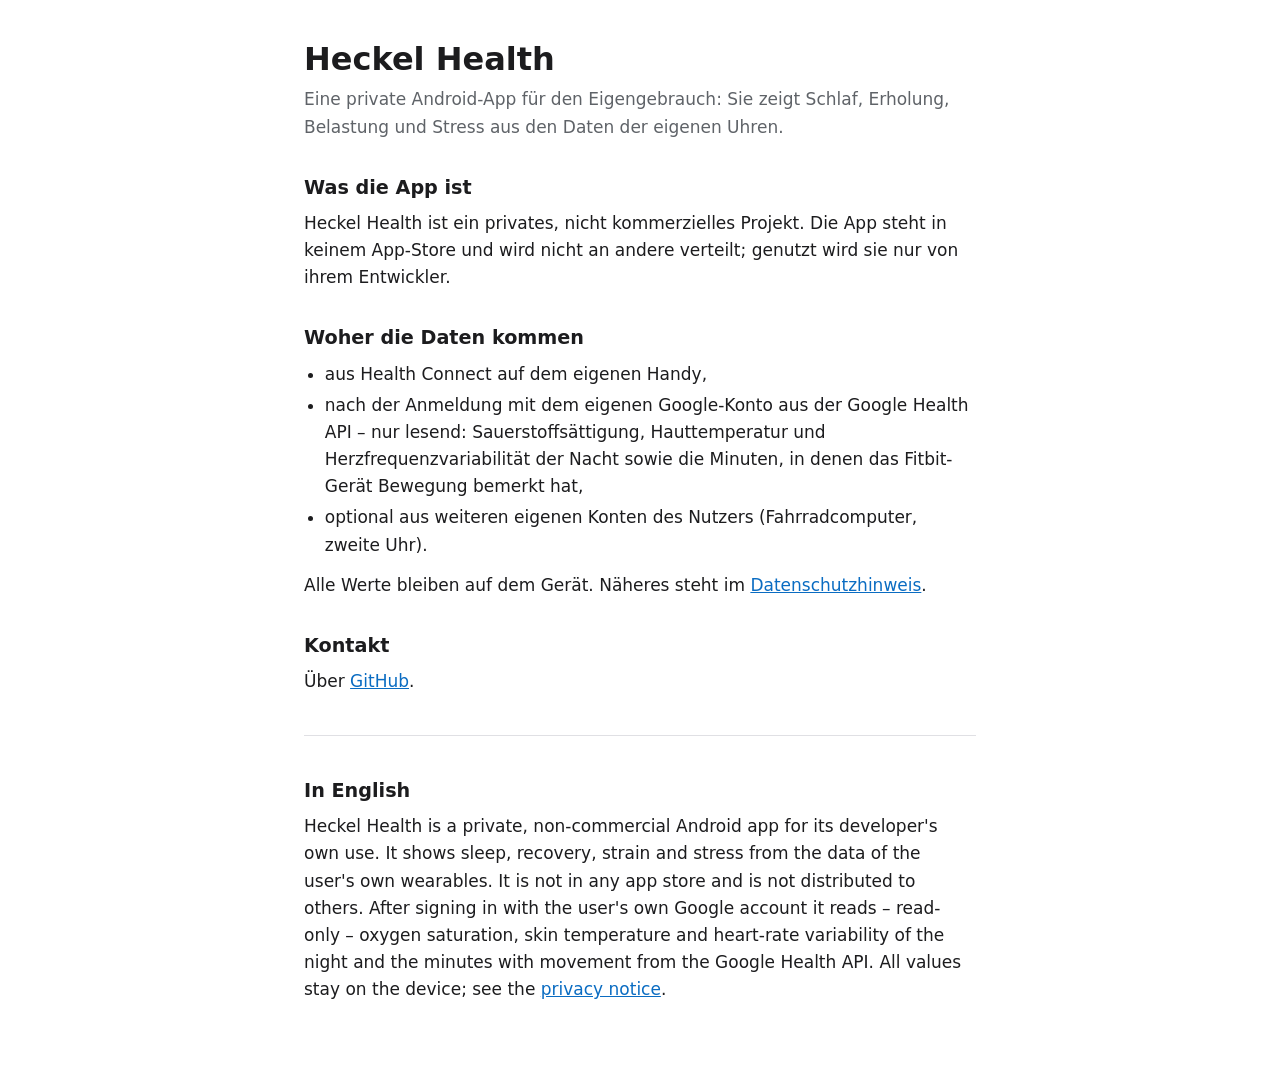
<file: index.html>
<!doctype html>
<html lang="de">
<head>
<meta charset="utf-8">
<meta name="viewport" content="width=device-width, initial-scale=1">
<meta name="robots" content="noindex, nofollow">
<title>Heckel Health</title>
<link rel="stylesheet" href="style.css">
</head>
<body>
<main>
  <h1>Heckel Health</h1>
  <p class="lead">Eine private Android-App für den Eigengebrauch: Sie zeigt Schlaf, Erholung, Belastung und Stress
  aus den Daten der eigenen Uhren.</p>

  <h2>Was die App ist</h2>
  <p>Heckel Health ist ein privates, nicht kommerzielles Projekt. Die App steht in keinem App-Store und wird nicht an
  andere verteilt; genutzt wird sie nur von ihrem Entwickler.</p>

  <h2>Woher die Daten kommen</h2>
  <ul>
    <li>aus Health Connect auf dem eigenen Handy,</li>
    <li>nach der Anmeldung mit dem eigenen Google-Konto aus der Google Health API – nur lesend:
      Sauerstoffsättigung, Hauttemperatur und Herzfrequenzvariabilität der Nacht sowie die Minuten, in denen das
      Fitbit-Gerät Bewegung bemerkt hat,</li>
    <li>optional aus weiteren eigenen Konten des Nutzers (Fahrradcomputer, zweite Uhr).</li>
  </ul>
  <p>Alle Werte bleiben auf dem Gerät. Näheres steht im <a href="privacy.html">Datenschutzhinweis</a>.</p>

  <h2>Kontakt</h2>
  <p>Über <a href="https://github.com/schuelsi/heckel-health-info/issues">GitHub</a>.</p>

  <hr>

  <h2 lang="en">In English</h2>
  <p lang="en">Heckel Health is a private, non-commercial Android app for its developer's own use. It shows sleep,
  recovery, strain and stress from the data of the user's own wearables. It is not in any app store and is not
  distributed to others. After signing in with the user's own Google account it reads – read-only – oxygen
  saturation, skin temperature and heart-rate variability of the night and the minutes with movement from the
  Google Health API. All values stay on the device; see the <a href="privacy.html#en">privacy notice</a>.</p>
</main>
</body>
</html>
</file>
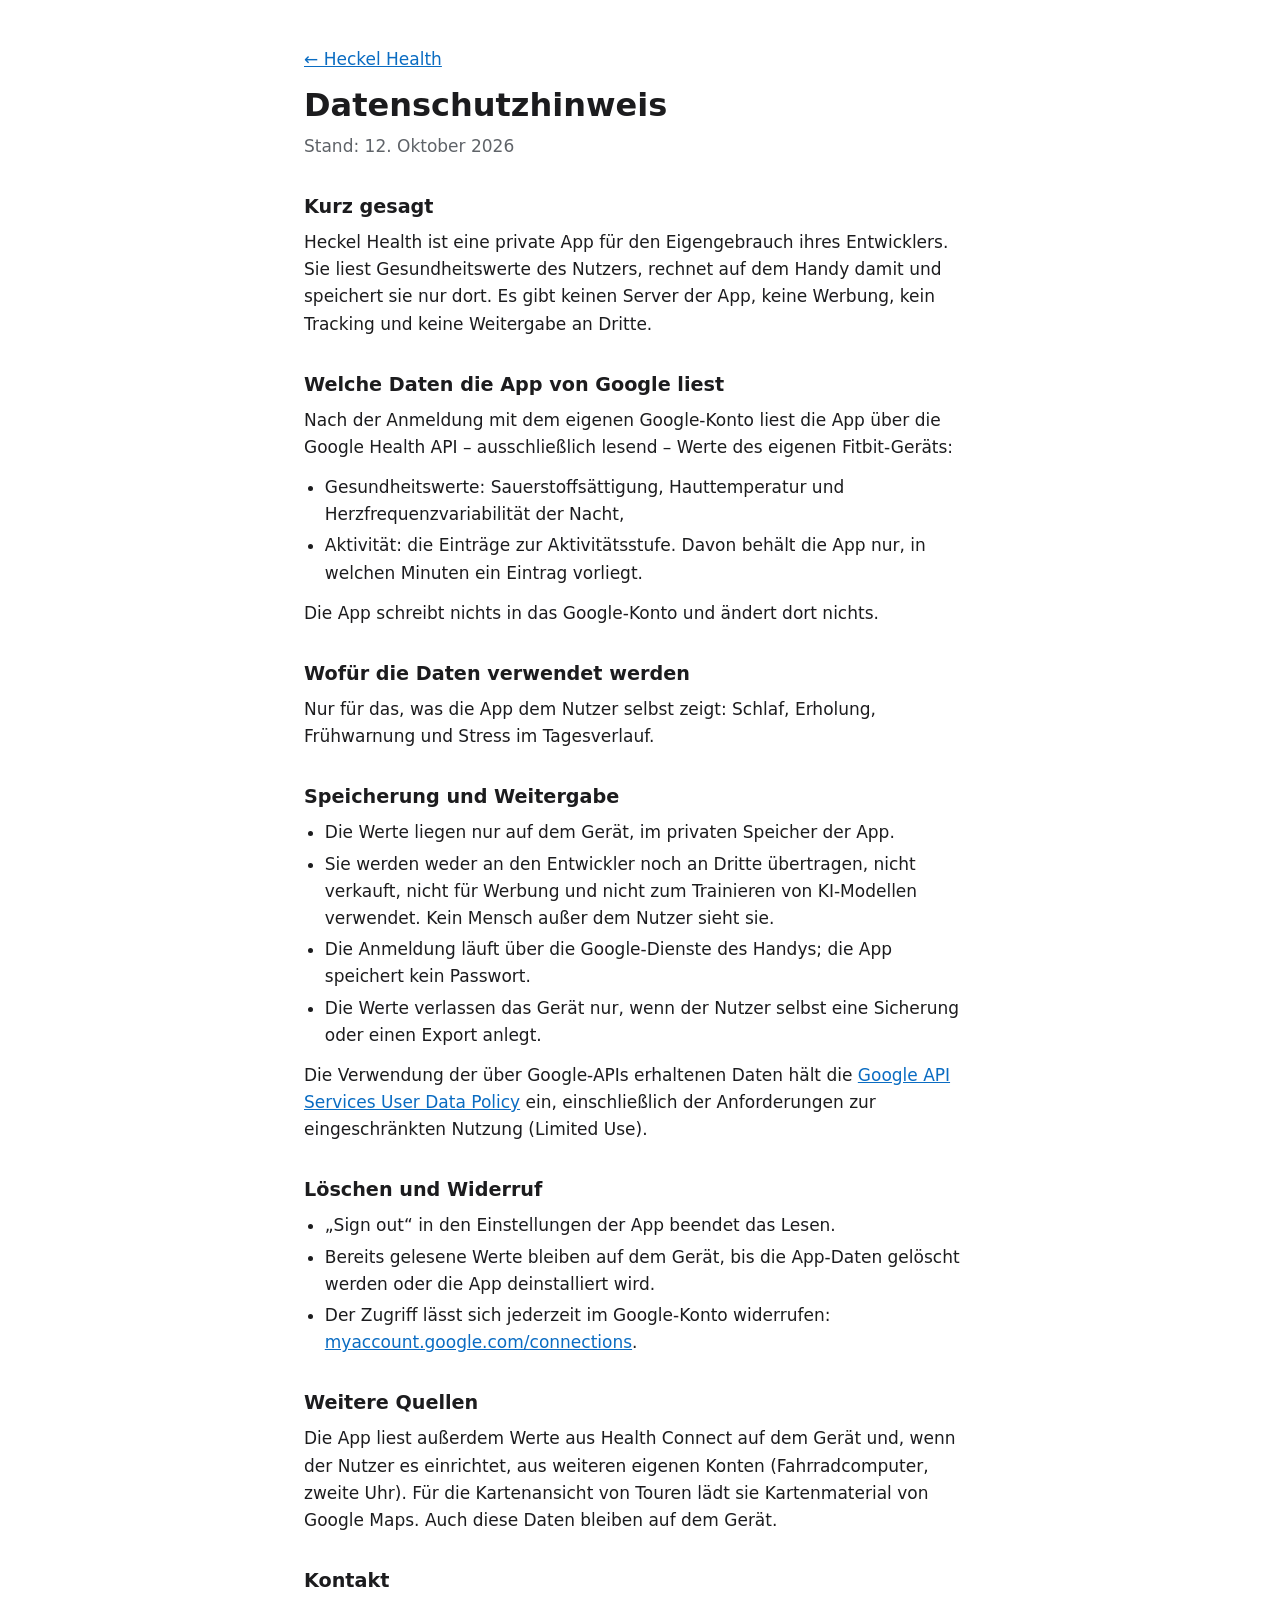
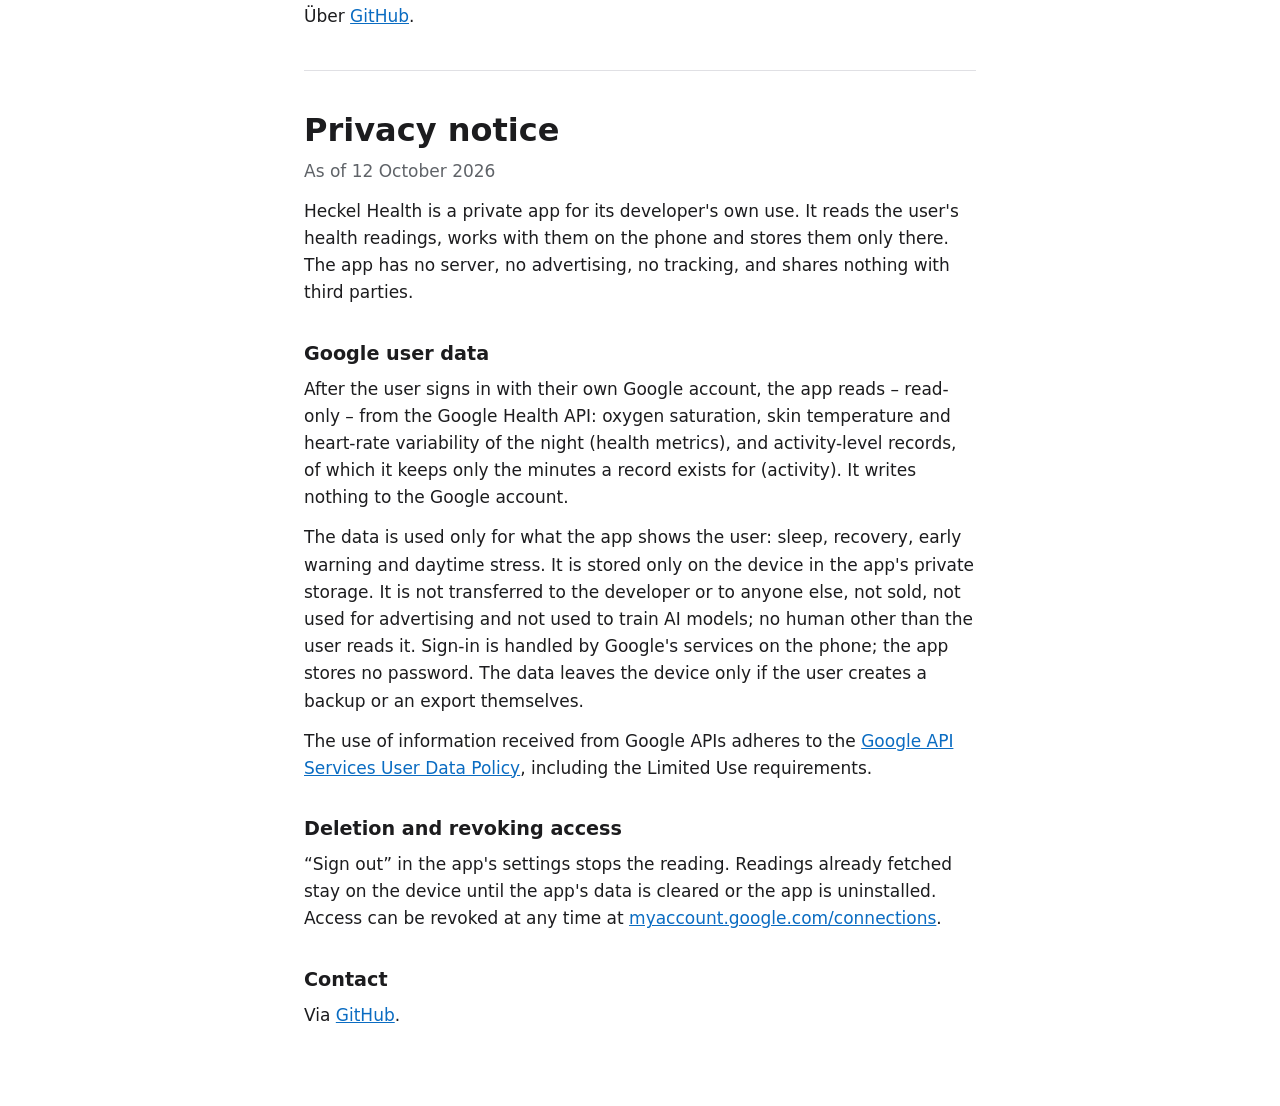
<file: privacy.html>
<!doctype html>
<html lang="de">
<head>
<meta charset="utf-8">
<meta name="viewport" content="width=device-width, initial-scale=1">
<meta name="robots" content="noindex, nofollow">
<title>Heckel Health – Datenschutzhinweis</title>
<link rel="stylesheet" href="style.css">
</head>
<body>
<main>
  <p><a href="./">← Heckel Health</a></p>
  <h1>Datenschutzhinweis</h1>
  <p class="lead">Stand: 12. Oktober 2026</p>

  <h2>Kurz gesagt</h2>
  <p>Heckel Health ist eine private App für den Eigengebrauch ihres Entwicklers. Sie liest Gesundheitswerte des
  Nutzers, rechnet auf dem Handy damit und speichert sie nur dort. Es gibt keinen Server der App, keine Werbung,
  kein Tracking und keine Weitergabe an Dritte.</p>

  <h2>Welche Daten die App von Google liest</h2>
  <p>Nach der Anmeldung mit dem eigenen Google-Konto liest die App über die Google Health API – ausschließlich
  lesend – Werte des eigenen Fitbit-Geräts:</p>
  <ul>
    <li>Gesundheitswerte: Sauerstoffsättigung, Hauttemperatur und Herzfrequenzvariabilität der Nacht,</li>
    <li>Aktivität: die Einträge zur Aktivitätsstufe. Davon behält die App nur, in welchen Minuten ein Eintrag
      vorliegt.</li>
  </ul>
  <p>Die App schreibt nichts in das Google-Konto und ändert dort nichts.</p>

  <h2>Wofür die Daten verwendet werden</h2>
  <p>Nur für das, was die App dem Nutzer selbst zeigt: Schlaf, Erholung, Frühwarnung und Stress im Tagesverlauf.</p>

  <h2>Speicherung und Weitergabe</h2>
  <ul>
    <li>Die Werte liegen nur auf dem Gerät, im privaten Speicher der App.</li>
    <li>Sie werden weder an den Entwickler noch an Dritte übertragen, nicht verkauft, nicht für Werbung und nicht
      zum Trainieren von KI-Modellen verwendet. Kein Mensch außer dem Nutzer sieht sie.</li>
    <li>Die Anmeldung läuft über die Google-Dienste des Handys; die App speichert kein Passwort.</li>
    <li>Die Werte verlassen das Gerät nur, wenn der Nutzer selbst eine Sicherung oder einen Export anlegt.</li>
  </ul>
  <p>Die Verwendung der über Google-APIs erhaltenen Daten hält die
  <a href="https://developers.google.com/terms/api-services-user-data-policy">Google API Services User Data Policy</a>
  ein, einschließlich der Anforderungen zur eingeschränkten Nutzung (Limited Use).</p>

  <h2>Löschen und Widerruf</h2>
  <ul>
    <li>„Sign out“ in den Einstellungen der App beendet das Lesen.</li>
    <li>Bereits gelesene Werte bleiben auf dem Gerät, bis die App-Daten gelöscht werden oder die App deinstalliert
      wird.</li>
    <li>Der Zugriff lässt sich jederzeit im Google-Konto widerrufen:
      <a href="https://myaccount.google.com/connections">myaccount.google.com/connections</a>.</li>
  </ul>

  <h2>Weitere Quellen</h2>
  <p>Die App liest außerdem Werte aus Health Connect auf dem Gerät und, wenn der Nutzer es einrichtet, aus weiteren
  eigenen Konten (Fahrradcomputer, zweite Uhr). Für die Kartenansicht von Touren lädt sie Kartenmaterial von Google
  Maps. Auch diese Daten bleiben auf dem Gerät.</p>

  <h2>Kontakt</h2>
  <p>Über <a href="https://github.com/schuelsi/heckel-health-info/issues">GitHub</a>.</p>

  <hr>

  <h1 id="en" lang="en">Privacy notice</h1>
  <div lang="en">
  <p class="lead">As of 12 October 2026</p>
  <p>Heckel Health is a private app for its developer's own use. It reads the user's health readings, works with
  them on the phone and stores them only there. The app has no server, no advertising, no tracking, and shares
  nothing with third parties.</p>
  <h2>Google user data</h2>
  <p>After the user signs in with their own Google account, the app reads – read-only – from the Google Health API:
  oxygen saturation, skin temperature and heart-rate variability of the night (health metrics), and activity-level
  records, of which it keeps only the minutes a record exists for (activity). It writes nothing to the Google
  account.</p>
  <p>The data is used only for what the app shows the user: sleep, recovery, early warning and daytime stress. It is
  stored only on the device in the app's private storage. It is not transferred to the developer or to anyone
  else, not sold, not used for advertising and not used to train AI models; no human other than the user reads
  it. Sign-in is handled by Google's services on the phone; the app stores no password. The data leaves the device
  only if the user creates a backup or an export themselves.</p>
  <p>The use of information received from Google APIs adheres to the
  <a href="https://developers.google.com/terms/api-services-user-data-policy">Google API Services User Data Policy</a>,
  including the Limited Use requirements.</p>
  <h2>Deletion and revoking access</h2>
  <p>“Sign out” in the app's settings stops the reading. Readings already fetched stay on the device until the
  app's data is cleared or the app is uninstalled. Access can be revoked at any time at
  <a href="https://myaccount.google.com/connections">myaccount.google.com/connections</a>.</p>
  <h2>Contact</h2>
  <p>Via <a href="https://github.com/schuelsi/heckel-health-info/issues">GitHub</a>.</p>
  </div>
</main>
</body>
</html>
</file>
<file: style.css>
:root {
  --bg: #ffffff;
  --text: #1c1c1e;
  --muted: #5f6368;
  --line: #e0e0e4;
  --link: #0a6cc2;
}
@media (prefers-color-scheme: dark) {
  :root {
    --bg: #111114;
    --text: #ececf0;
    --muted: #a0a0a8;
    --line: #2a2a30;
    --link: #6cb6ff;
  }
}
* { box-sizing: border-box; }
body {
  margin: 0;
  background: var(--bg);
  color: var(--text);
  font: 17px/1.6 system-ui, -apple-system, "Segoe UI", Roboto, sans-serif;
}
main {
  max-width: 44rem;
  margin: 0 auto;
  padding: 2.5rem 1rem 4rem;
}
h1 { font-size: 2rem; line-height: 1.2; margin: 0 0 0.5rem; }
h2 { font-size: 1.2rem; margin: 2rem 0 0.4rem; }
p, ul { margin: 0.4rem 0 0.8rem; }
ul { padding-left: 1.3rem; }
li { margin: 0.25rem 0; }
.lead { color: var(--muted); }
a { color: var(--link); }
hr { border: 0; border-top: 1px solid var(--line); margin: 2.5rem 0; }
</file>
